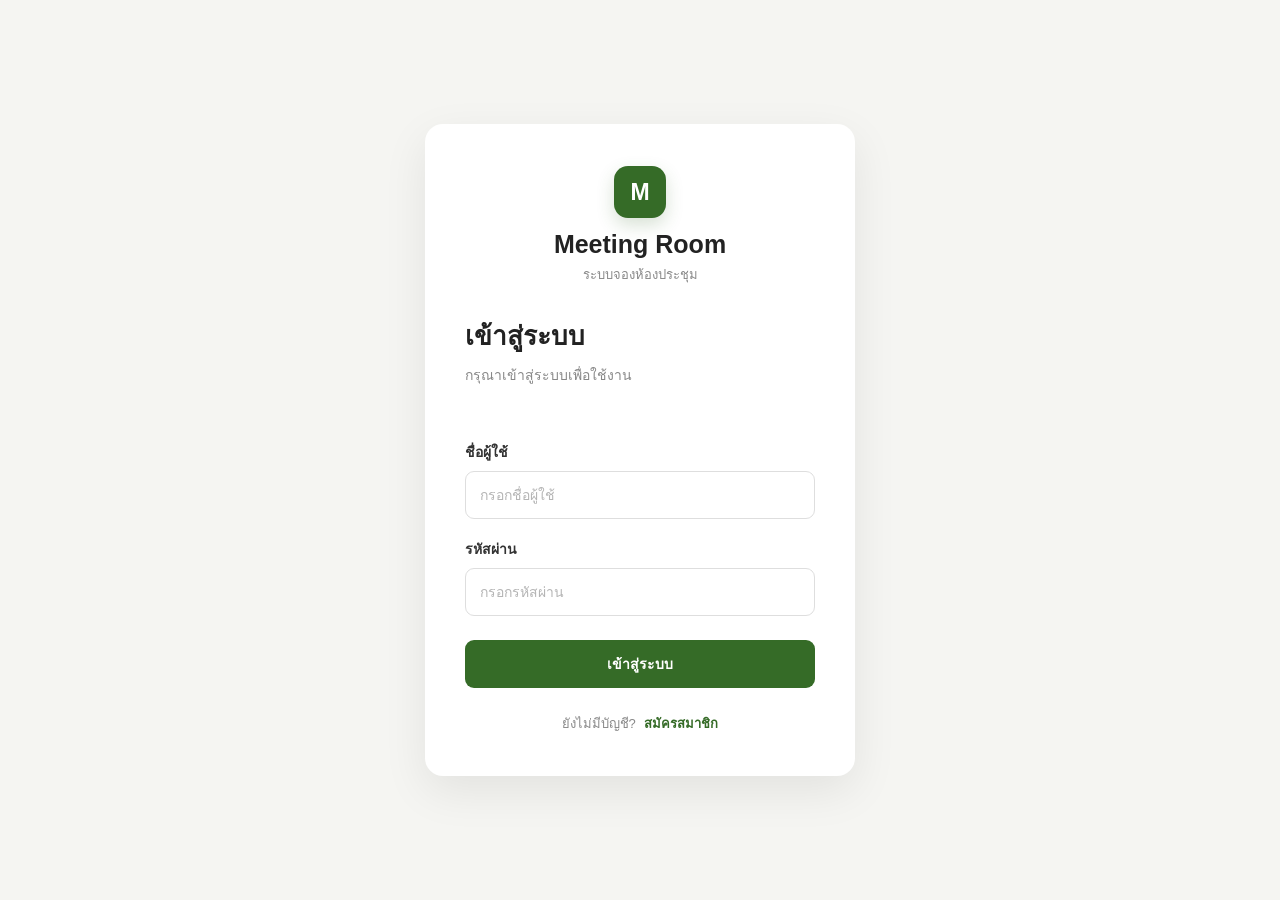
<file: project/public/index.html>
<!DOCTYPE html>
<html lang="th">

<head>

    <meta charset="UTF-8">

    <meta
        name="viewport"
        content="width=device-width, initial-scale=1.0"
    >

    <title>Dashboard | Meeting Room</title>

    <link
        rel="stylesheet"
        href="style.css"
    >

</head>


<body>


<!-- ========================================
     SIDEBAR
======================================== -->

<aside class="sidebar">

    <div class="sidebar-logo">

        <div class="sidebar-logo-icon">
            M
        </div>

        <div>
            <h2>Meeting Room</h2>
            <span>Booking System</span>
        </div>

    </div>


    <nav class="sidebar-menu">

        <a
            href="index.html"
            class="sidebar-item active"
        >
            🏠
            <span>Dashboard</span>
        </a>


        <a
            href="room.html"
            class="sidebar-item"
        >
            📅
            <span>การจองห้อง</span>
        </a>


        <a
            href="meet.html"
            class="sidebar-item"
        >
            🏢
            <span>ห้องประชุม</span>
        </a>


        <a
            href="status.html"
            class="sidebar-item"
        >
            📊
            <span>สถิติ</span>
        </a>


        <a
            href="admin.html"
            id="adminMenu"
            class="sidebar-item"
        >
            ⚙️
            <span>Admin</span>
        </a>


    </nav>


    <div class="sidebar-bottom">

        <a
            href="profile.html"
            class="sidebar-profile"
        >

            <div
                id="sidebarAvatar"
                class="sidebar-avatar"
            >
                U
            </div>


            <div class="sidebar-user-info">

                <strong id="sidebarUsername">
                    User
                </strong>

                <span data-user-role>
                    User
                </span>

            </div>

        </a>


        <button
            id="sidebarLogout"
            class="sidebar-logout"
        >
            🚪 ออกจากระบบ
        </button>

    </div>

</aside>



<!-- ========================================
     MAIN
======================================== -->

<main class="content">


    <header class="page-header">

        <div>

            <h1>
                Dashboard
            </h1>

            <p>
                ภาพรวมการจองห้องประชุมของคุณ
            </p>

        </div>


        <a
            href="profile.html"
            class="header-user"
        >

            <div>

                <strong id="username">
                    User
                </strong>

                <span data-user-role>
                    User
                </span>

            </div>


            <div class="header-avatar">
                U
            </div>

        </a>

    </header>



    <!-- ========================================
         STATS
    ======================================== -->

    <section class="stats">


        <div class="stat-card">

            <div class="stat-icon">
                📅
            </div>

            <div>

                <p>
                    การจองทั้งหมด
                </p>

                <h2 id="totalBooking">
                    0
                </h2>

            </div>

        </div>


        <div class="stat-card">

            <div class="stat-icon">
                🏢
            </div>

            <div>

                <p>
                    ห้องที่ถูกจอง
                </p>

                <h2 id="roomCount">
                    0
                </h2>

            </div>

        </div>


        <div class="stat-card">

            <div class="stat-icon">
                🎥
            </div>

            <div>

                <p>
                    อุปกรณ์ที่ใช้งาน
                </p>

                <h2 id="equipmentCount">
                    0
                </h2>

            </div>

        </div>


    </section>



    <!-- ========================================
         BOOKING
    ======================================== -->

    <section class="card">


        <div class="card-title">

            <div>

                <h2>
                    จองห้องประชุม
                </h2>

                <p>
                    สร้างรายการจองใหม่
                </p>

            </div>

        </div>


        <div
            id="message"
            class="message"
        ></div>


        <form id="bookingForm">


            <div class="form-group">

                <label for="name">
                    ชื่อผู้จอง
                </label>

                <input
                    type="text"
                    id="name"
                    placeholder="กรอกชื่อผู้จอง"
                >

            </div>


            <div class="form-group">

                <label for="room">
                    ห้องประชุม
                </label>

                <select id="room">

                    <option value="">
                        เลือกห้องประชุม
                    </option>

                    <option value="Meeting Room A">
                        Meeting Room A
                    </option>

                    <option value="Meeting Room B">
                        Meeting Room B
                    </option>

                    <option value="Meeting Room C">
                        Meeting Room C
                    </option>

                </select>

            </div>


            <div class="form-row">


                <div class="form-group">

                    <label for="date">
                        วันที่
                    </label>

                    <input
                        type="date"
                        id="date"
                    >

                </div>


                <div class="form-group">

                    <label for="time">
                        เวลา
                    </label>

                    <input
                        type="time"
                        id="time"
                    >

                </div>


            </div>


            <div class="form-group">

                <label for="equipment">
                    อุปกรณ์เสริม
                </label>

                <select id="equipment">

                    <option value="ไม่มี">
                        ไม่มี
                    </option>

                    <option value="Projector">
                        Projector
                    </option>

                    <option value="Microphone">
                        Microphone
                    </option>

                    <option value="Projector + Microphone">
                        Projector + Microphone
                    </option>

                    <option value="TV Display">
                        TV Display
                    </option>

                </select>

            </div>


            <button
                type="submit"
                class="btn"
            >
                + จองห้องประชุม
            </button>


        </form>

    </section>



    <!-- ========================================
         MY BOOKINGS
    ======================================== -->

    <section class="card">


        <div class="card-title">

            <div>

                <h2>
                    รายการจองของฉัน
                </h2>

                <p>
                    รายการจองที่อยู่ภายใต้บัญชีนี้
                </p>

            </div>

        </div>


        <div class="table-wrapper">

            <table>

                <thead>

                    <tr>

                        <th>
                            ผู้จอง
                        </th>

                        <th>
                            ห้อง
                        </th>

                        <th>
                            วันที่
                        </th>

                        <th>
                            เวลา
                        </th>

                        <th>
                            อุปกรณ์
                        </th>

                        <th>
                            จัดการ
                        </th>

                    </tr>

                </thead>


                <tbody id="bookingList">

                    <tr>

                        <td
                            colspan="6"
                            class="empty"
                        >
                            ยังไม่มีรายการจอง
                        </td>

                    </tr>

                </tbody>

            </table>

        </div>


    </section>


</main>


<script src="script.js"></script>

</body>

</html>
</file>
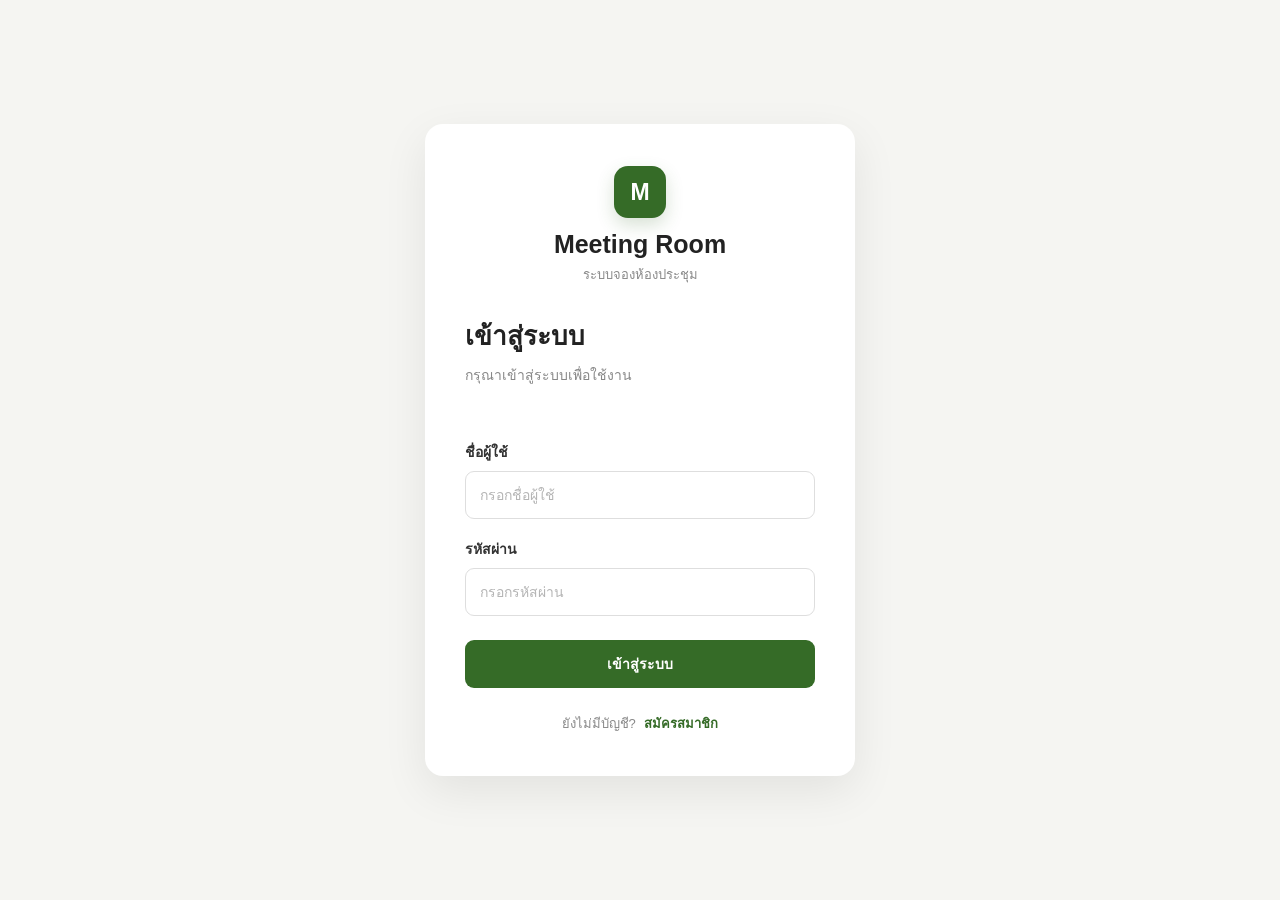
<file: project/public/login.html>
<!DOCTYPE html>
<html lang="th">

<head>
    <meta charset="UTF-8">
    <meta name="viewport" content="width=device-width, initial-scale=1.0">

    <title>เข้าสู่ระบบ | Meeting Room</title>

    <link rel="stylesheet" href="auth.css">
</head>

<body>

    <div class="auth-container">

        <div class="auth-card">

            <div class="logo">
                <div class="logo-icon">M</div>

                <h1>Meeting Room</h1>

                <p>ระบบจองห้องประชุม</p>
            </div>

            <h2>เข้าสู่ระบบ</h2>

            <p class="description">
                กรุณาเข้าสู่ระบบเพื่อใช้งาน
            </p>

            <!-- แสดงข้อความ Login สำเร็จ / ไม่สำเร็จ -->
            <div id="loginMessage" class="message"></div>

            <form id="loginForm">

                <div class="form-group">
                    <label for="loginUsername">
                        ชื่อผู้ใช้
                    </label>

                    <input
                        type="text"
                        id="loginUsername"
                        placeholder="กรอกชื่อผู้ใช้"
                    >
                </div>

                <div class="form-group">
                    <label for="loginPassword">
                        รหัสผ่าน
                    </label>

                    <input
                        type="password"
                        id="loginPassword"
                        placeholder="กรอกรหัสผ่าน"
                    >
                </div>

                <button type="submit" class="btn">
                    เข้าสู่ระบบ
                </button>

            </form>

            <div class="switch">
                ยังไม่มีบัญชี?
                <a href="register.html">สมัครสมาชิก</a>
            </div>

        </div>

    </div>

    <script src="auth.js"></script>

</body>

</html>
</file>
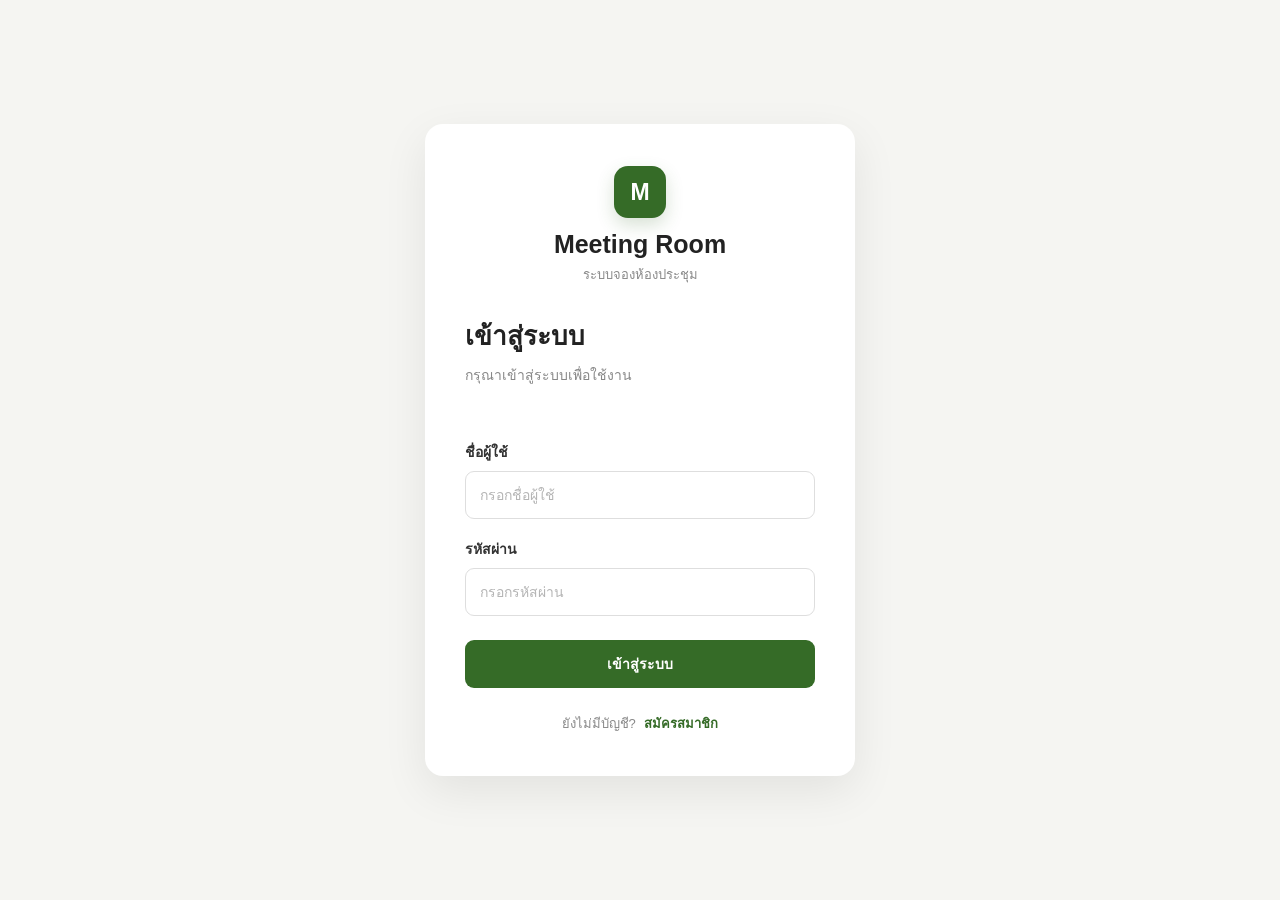
<file: project/public/meet.html>
<!DOCTYPE html>
<html lang="th">

<head>

    <meta charset="UTF-8">

    <meta
        name="viewport"
        content="width=device-width, initial-scale=1.0"
    >

    <title>ห้องประชุม | Meeting Room</title>

    <link
        rel="stylesheet"
        href="style.css"
    >

</head>


<body>


<aside class="sidebar">

    <div class="sidebar-logo">

        <div class="sidebar-logo-icon">
            M
        </div>

        <div>

            <h2>Meeting Room</h2>

            <span>
                Booking System
            </span>

        </div>

    </div>


    <nav class="sidebar-menu">

        <a
            href="index.html"
            class="sidebar-item"
        >
            🏠
            <span>Dashboard</span>
        </a>


        <a
            href="room.html"
            class="sidebar-item"
        >
            📅
            <span>การจองห้อง</span>
        </a>


        <a
            href="meet.html"
            class="sidebar-item active"
        >
            🏢
            <span>ห้องประชุม</span>
        </a>


        <a
            href="status.html"
            class="sidebar-item"
        >
            📊
            <span>สถิติ</span>
        </a>


        <a
            href="admin.html"
            id="adminMenu"
            class="sidebar-item"
        >
            ⚙️
            <span>Admin</span>
        </a>

    </nav>


    <div class="sidebar-bottom">

        <a
            href="profile.html"
            class="sidebar-profile"
        >

            <div
                id="sidebarAvatar"
                class="sidebar-avatar"
            >
                U
            </div>

            <div class="sidebar-user-info">

                <strong id="sidebarUsername">
                    User
                </strong>

                <span data-user-role>
                    User
                </span>

            </div>

        </a>


        <button
            id="sidebarLogout"
            class="sidebar-logout"
        >
            🚪 ออกจากระบบ
        </button>

    </div>

</aside>



<main class="content">


    <header class="page-header">

        <div>

            <h1>
                ห้องประชุม
            </h1>

            <p>
                ตรวจสอบสถานะห้องประชุม
            </p>

        </div>

    </header>



    <section class="room-grid">


        <!-- ROOM A -->

        <div class="room-card">

            <div class="room-icon">
                🏢
            </div>

            <div class="room-card-header">

                <div>

                    <h2>
                        Meeting Room A
                    </h2>

                    <p>
                        ห้องประชุม A
                    </p>

                </div>


                <span
                    id="statusA"
                    class="status-badge"
                >
                    ว่าง
                </span>

            </div>


            <div
                id="bookingA"
                class="room-booking"
            >
                กำลังโหลด...
            </div>

        </div>



        <!-- ROOM B -->

        <div class="room-card">

            <div class="room-icon">
                🏢
            </div>

            <div class="room-card-header">

                <div>

                    <h2>
                        Meeting Room B
                    </h2>

                    <p>
                        ห้องประชุม B
                    </p>

                </div>


                <span
                    id="statusB"
                    class="status-badge"
                >
                    ว่าง
                </span>

            </div>


            <div
                id="bookingB"
                class="room-booking"
            >
                กำลังโหลด...
            </div>

        </div>



        <!-- ROOM C -->

        <div class="room-card">

            <div class="room-icon">
                🏢
            </div>

            <div class="room-card-header">

                <div>

                    <h2>
                        Meeting Room C
                    </h2>

                    <p>
                        ห้องประชุม C
                    </p>

                </div>


                <span
                    id="statusC"
                    class="status-badge"
                >
                    ว่าง
                </span>

            </div>


            <div
                id="bookingC"
                class="room-booking"
            >
                กำลังโหลด...
            </div>

        </div>


    </section>



    <section class="card">


        <div class="card-title">

            <h2>
                รายการจองวันนี้
            </h2>

            <p>
                ตรวจสอบการใช้งานห้องประชุมในวันนี้
            </p>

        </div>


        <div
            id="todayBookingList"
            class="today-booking-list"
        >

            กำลังโหลด...

        </div>


    </section>


</main>


<script src="script.js"></script>


<script>

document.addEventListener(
    "DOMContentLoaded",
    function () {

        updateMeetingRooms();

        updateTodayBookingList();

    }
);


// ========================================
// MEETING ROOM STATUS
// ========================================

function updateMeetingRooms() {

    const bookings =
        getBookings();


    const rooms = [
        {
            name: "Meeting Room A",
            status: "statusA",
            booking: "bookingA"
        },
        {
            name: "Meeting Room B",
            status: "statusB",
            booking: "bookingB"
        },
        {
            name: "Meeting Room C",
            status: "statusC",
            booking: "bookingC"
        }
    ];


    const today =
        new Date()
            .toISOString()
            .split("T")[0];


    rooms.forEach(function (room) {

        const booking =
            bookings.find(
                function (item) {

                    return (
                        item.room === room.name &&
                        item.date === today
                    );

                }
            );


        const statusElement =
            document.getElementById(
                room.status
            );


        const bookingElement =
            document.getElementById(
                room.booking
            );


        if (!statusElement ||
            !bookingElement) {

            return;

        }


        if (booking) {

            statusElement.textContent =
                "ถูกจอง";

            statusElement.classList.add(
                "booked"
            );


            bookingElement.innerHTML = `
                <div class="booking-info">

                    <strong>
                        ${escapeHTML(
                            booking.name
                        )}
                    </strong>

                    <span>
                        🕐 ${escapeHTML(
                            booking.time
                        )}
                    </span>

                    <span>
                        🎥 ${escapeHTML(
                            booking.equipment
                        )}
                    </span>

                </div>
            `;

        } else {

            statusElement.textContent =
                "ว่าง";

            statusElement.classList.remove(
                "booked"
            );


            bookingElement.innerHTML = `
                <div class="no-booking">
                    ✓ ห้องว่างวันนี้
                </div>
            `;

        }

    });

}


// ========================================
// TODAY BOOKINGS
// ========================================

function updateTodayBookingList() {

    const element =
        document.getElementById(
            "todayBookingList"
        );


    if (!element) {
        return;
    }


    const today =
        new Date()
            .toISOString()
            .split("T")[0];


    const bookings =
        getBookings()
            .filter(
                function (booking) {

                    return (
                        booking.date ===
                        today
                    );

                }
            )
            .sort(
                function (a, b) {

                    return a.time
                        .localeCompare(
                            b.time
                        );

                }
            );


    if (!bookings.length) {

        element.innerHTML = `
            <div class="no-booking">
                วันนี้ยังไม่มีการจอง
            </div>
        `;

        return;

    }


    element.innerHTML =
        bookings.map(
            function (booking) {

                return `
                    <div class="today-booking">

                        <strong>
                            ${escapeHTML(
                                booking.room
                            )}
                        </strong>

                        <span>
                            ${escapeHTML(
                                booking.time
                            )}
                        </span>

                        <span>
                            ${escapeHTML(
                                booking.name
                            )}
                        </span>

                    </div>
                `;

            }
        ).join("");

}


// ========================================
// ESCAPE
// ========================================

function escapeHTML(value) {

    return String(value ?? "")
        .replace(/&/g, "&amp;")
        .replace(/</g, "&lt;")
        .replace(/>/g, "&gt;")
        .replace(/"/g, "&quot;")
        .replace(/'/g, "&#039;");

}

</script>


</body>

</html>
</file>
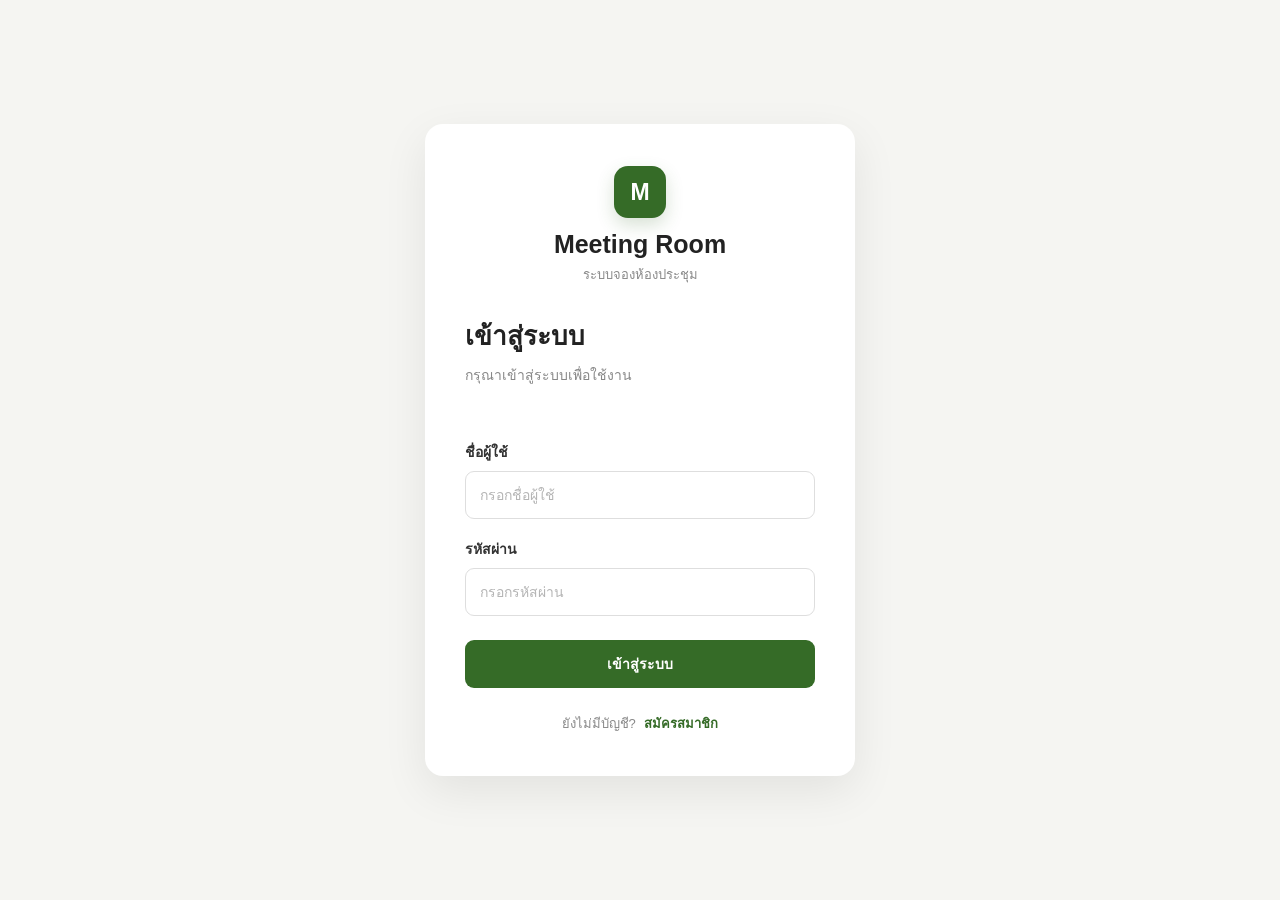
<file: project/public/profile.html>
<!DOCTYPE html>
<html lang="th">

<head>

    <meta charset="UTF-8">

    <meta
        name="viewport"
        content="width=device-width, initial-scale=1.0"
    >

    <title>โปรไฟล์ | Meeting Room</title>

    <link
        rel="stylesheet"
        href="profile.css"
    >

</head>


<body>


    <div class="profile-page">


        <!-- Header -->

        <header class="profile-header">

            <div>

                <h1>โปรไฟล์</h1>

                <p>
                    ข้อมูลบัญชีผู้ใช้งาน
                </p>

            </div>


            <a
                href="index.html"
                class="back-btn"
            >
                ← กลับหน้าหลัก
            </a>

        </header>



        <!-- Profile Card -->

        <main class="profile-container">


            <section class="profile-card">


                <!-- Avatar -->

                <div
                    id="profileAvatar"
                    class="profile-avatar"
                >
                    U
                </div>


                <!-- Username -->

                <h2 id="profileUsername">
                    User
                </h2>


                <!-- Role -->

                <span
                    id="profileRole"
                    class="role-badge"
                >
                    User
                </span>


                <!-- Information -->

                <div class="profile-info">


                    <div class="info-row">

                        <span>
                            ชื่อผู้ใช้
                        </span>

                        <strong
                            id="infoUsername"
                        >
                            -
                        </strong>

                    </div>


                    <div class="info-row">

                        <span>
                            สิทธิ์
                        </span>

                        <strong
                            id="infoRole"
                        >
                            -
                        </strong>

                    </div>


                    <div class="info-row">

                        <span>
                            จำนวนการจอง
                        </span>

                        <strong
                            id="infoBookingCount"
                        >
                            0
                        </strong>

                    </div>


                </div>


                <!-- Actions -->

                <div class="profile-actions">


                    <a
                        href="index.html"
                        class="action-btn"
                    >
                        ไปหน้าการจอง
                    </a>


                    <a
                        id="adminProfileButton"
                        href="admin.html"
                        class="action-btn admin-btn"
                    >
                        Admin Dashboard
                    </a>


                    <button
                        id="profileLogout"
                        class="action-btn logout-btn"
                    >
                        ออกจากระบบ
                    </button>


                </div>


            </section>


        </main>


    </div>


    <script src="profile.js"></script>

</body>

</html>
</file>
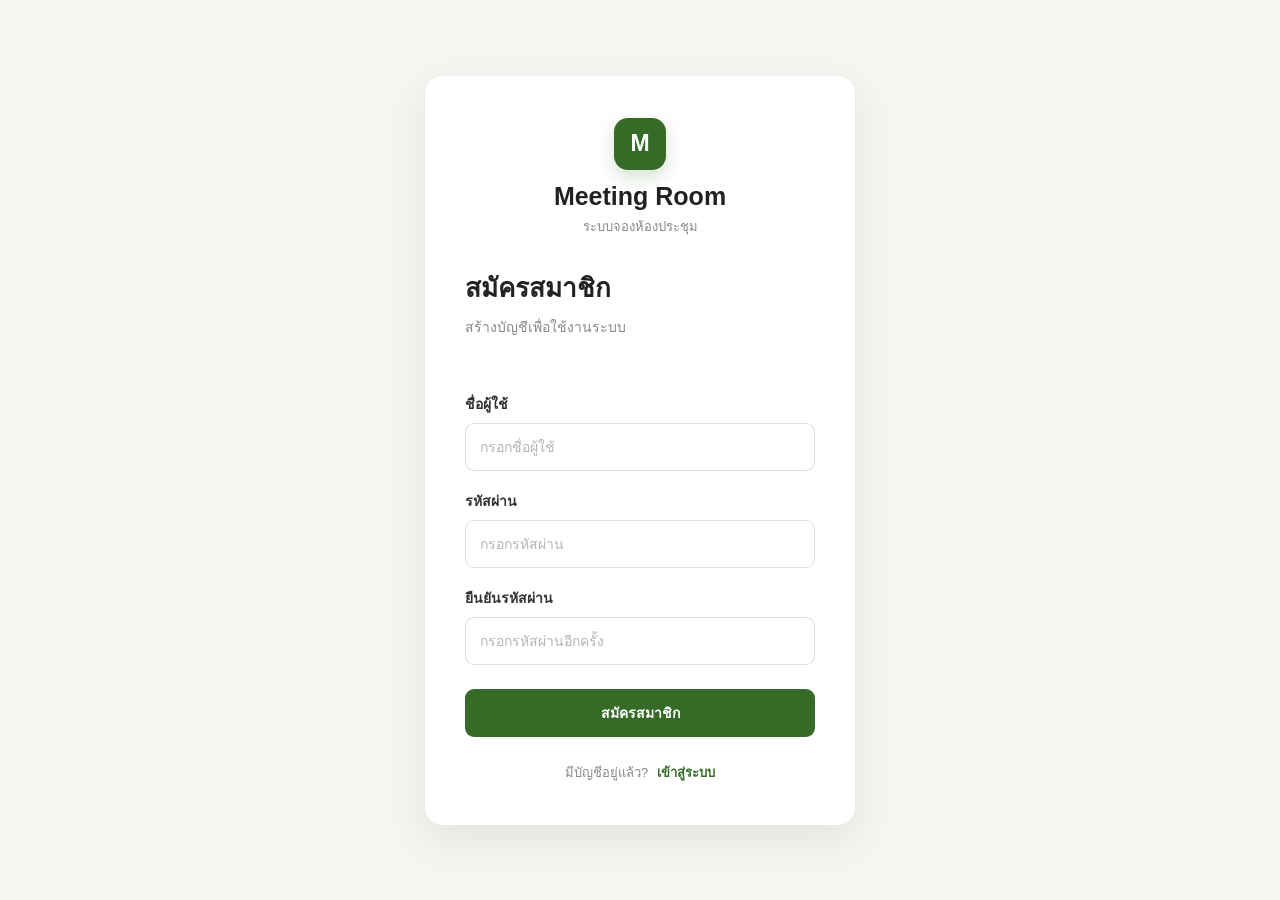
<file: project/public/register.html>
<!DOCTYPE html>
<html lang="th">

<head>

    <meta charset="UTF-8">

    <meta
        name="viewport"
        content="width=device-width, initial-scale=1.0">

    <title>สมัครสมาชิก | Meeting Room</title>

    <link rel="stylesheet" href="auth.css">

</head>

<body>

    <div class="auth-container">

        <div class="auth-card">

            <div class="logo">

                <div class="logo-icon">
                    M
                </div>

                <h1>Meeting Room</h1>

                <p>
                    ระบบจองห้องประชุม
                </p>

            </div>


            <h2>สมัครสมาชิก</h2>

            <p class="description">
                สร้างบัญชีเพื่อใช้งานระบบ
            </p>


            <div
                id="registerMessage"
                class="message">
            </div>


            <form id="registerForm">


                <!-- Username -->

                <div class="form-group">

                    <label for="registerUsername">
                        ชื่อผู้ใช้
                    </label>

                    <input
                        type="text"
                        id="registerUsername"
                        placeholder="กรอกชื่อผู้ใช้">

                </div>


                <!-- Password -->

                <div class="form-group">

                    <label for="registerPassword">
                        รหัสผ่าน
                    </label>

                    <input
                        type="password"
                        id="registerPassword"
                        placeholder="กรอกรหัสผ่าน">

                </div>


                <!-- Confirm Password -->

                <div class="form-group">

                    <label for="confirmPassword">
                        ยืนยันรหัสผ่าน
                    </label>

                    <input
                        type="password"
                        id="confirmPassword"
                        placeholder="กรอกรหัสผ่านอีกครั้ง">

                </div>


                <button
                    type="submit"
                    class="btn">

                    สมัครสมาชิก

                </button>

            </form>


            <div class="switch">

                มีบัญชีอยู่แล้ว?

                <a href="login.html">
                    เข้าสู่ระบบ
                </a>

            </div>

        </div>

    </div>


    <script src="auth.js"></script>

</body>

</html>
</file>
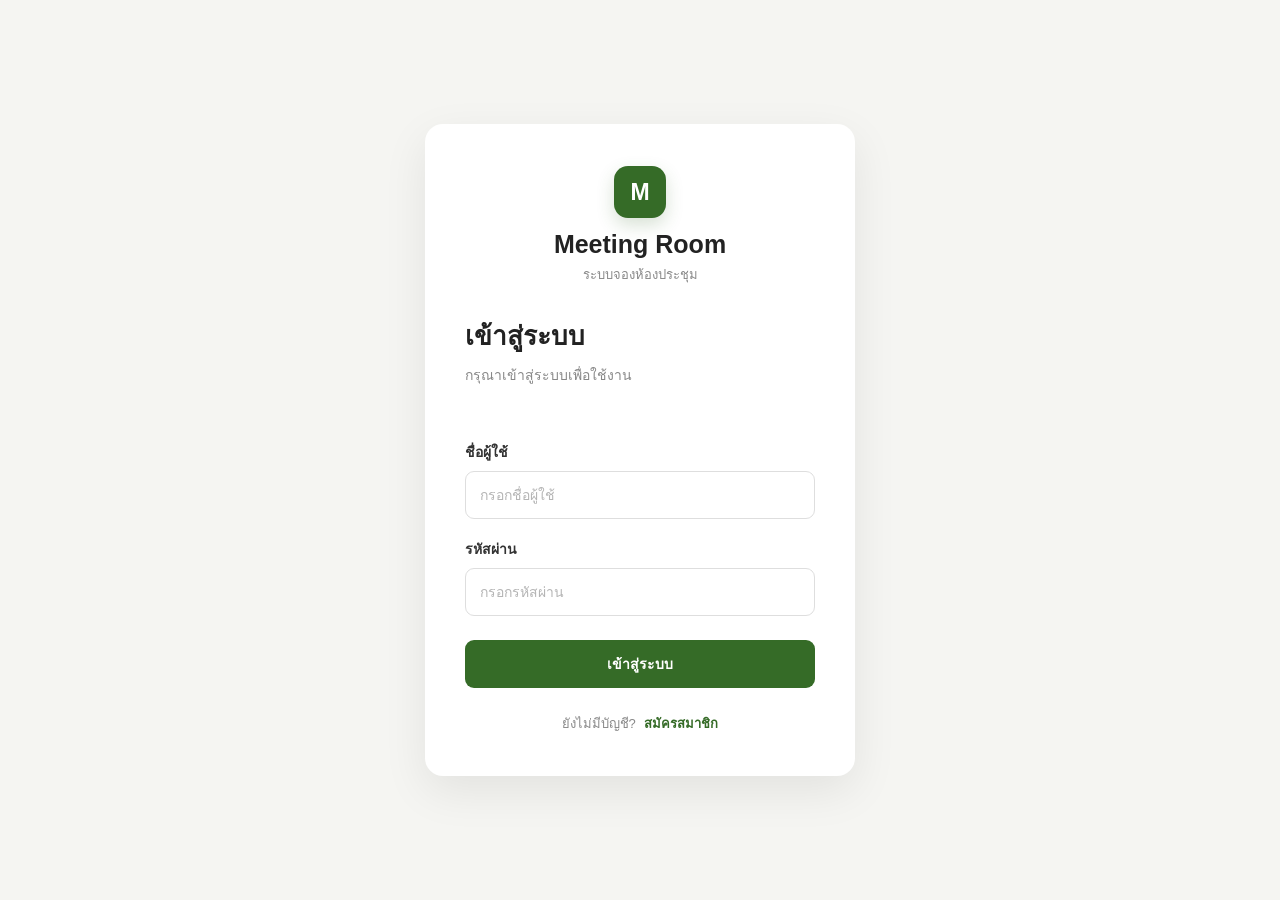
<file: project/public/room.html>
<!DOCTYPE html>
<html lang="th">

<head>

    <meta charset="UTF-8">

    <meta
        name="viewport"
        content="width=device-width, initial-scale=1.0"
    >

    <title>การจองห้อง | Meeting Room</title>

    <link
        rel="stylesheet"
        href="style.css"
    >

</head>


<body>


<!-- SIDEBAR -->

<aside class="sidebar">

    <div class="sidebar-logo">

        <div class="sidebar-logo-icon">
            M
        </div>

        <div>

            <h2>Meeting Room</h2>

            <span>
                Booking System
            </span>

        </div>

    </div>


    <nav class="sidebar-menu">

        <a
            href="index.html"
            class="sidebar-item"
        >
            🏠
            <span>Dashboard</span>
        </a>


        <a
            href="room.html"
            class="sidebar-item active"
        >
            📅
            <span>การจองห้อง</span>
        </a>


        <a
            href="meet.html"
            class="sidebar-item"
        >
            🏢
            <span>ห้องประชุม</span>
        </a>


        <a
            href="status.html"
            class="sidebar-item"
        >
            📊
            <span>สถิติ</span>
        </a>


        <a
            href="admin.html"
            id="adminMenu"
            class="sidebar-item"
        >
            ⚙️
            <span>Admin</span>
        </a>

    </nav>


    <div class="sidebar-bottom">

        <a
            href="profile.html"
            class="sidebar-profile"
        >

            <div
                id="sidebarAvatar"
                class="sidebar-avatar"
            >
                U
            </div>

            <div class="sidebar-user-info">

                <strong id="sidebarUsername">
                    User
                </strong>

                <span data-user-role>
                    User
                </span>

            </div>

        </a>


        <button
            id="sidebarLogout"
            class="sidebar-logout"
        >
            🚪 ออกจากระบบ
        </button>

    </div>

</aside>



<!-- CONTENT -->

<main class="content">


    <header class="page-header">

        <div>

            <h1>
                การจองห้อง
            </h1>

            <p>
                รายการจองห้องประชุมของคุณ
            </p>

        </div>

    </header>



    <section class="card">


        <div class="card-title">

            <div>

                <h2>
                    รายการจอง
                </h2>

                <p>
                    ข้อมูลการจองของบัญชีที่เข้าสู่ระบบ
                </p>

            </div>

        </div>


        <div class="table-wrapper">

            <table>

                <thead>

                    <tr>

                        <th>
                            ผู้จอง
                        </th>

                        <th>
                            ห้อง
                        </th>

                        <th>
                            วันที่
                        </th>

                        <th>
                            เวลา
                        </th>

                        <th>
                            อุปกรณ์
                        </th>

                        <th>
                            จัดการ
                        </th>

                    </tr>

                </thead>


                <tbody id="bookingList">

                    <tr>

                        <td
                            colspan="6"
                            class="empty"
                        >
                            ยังไม่มีรายการจอง
                        </td>

                    </tr>

                </tbody>

            </table>

        </div>


    </section>


</main>


<script src="script.js"></script>

</body>

</html>
</file>
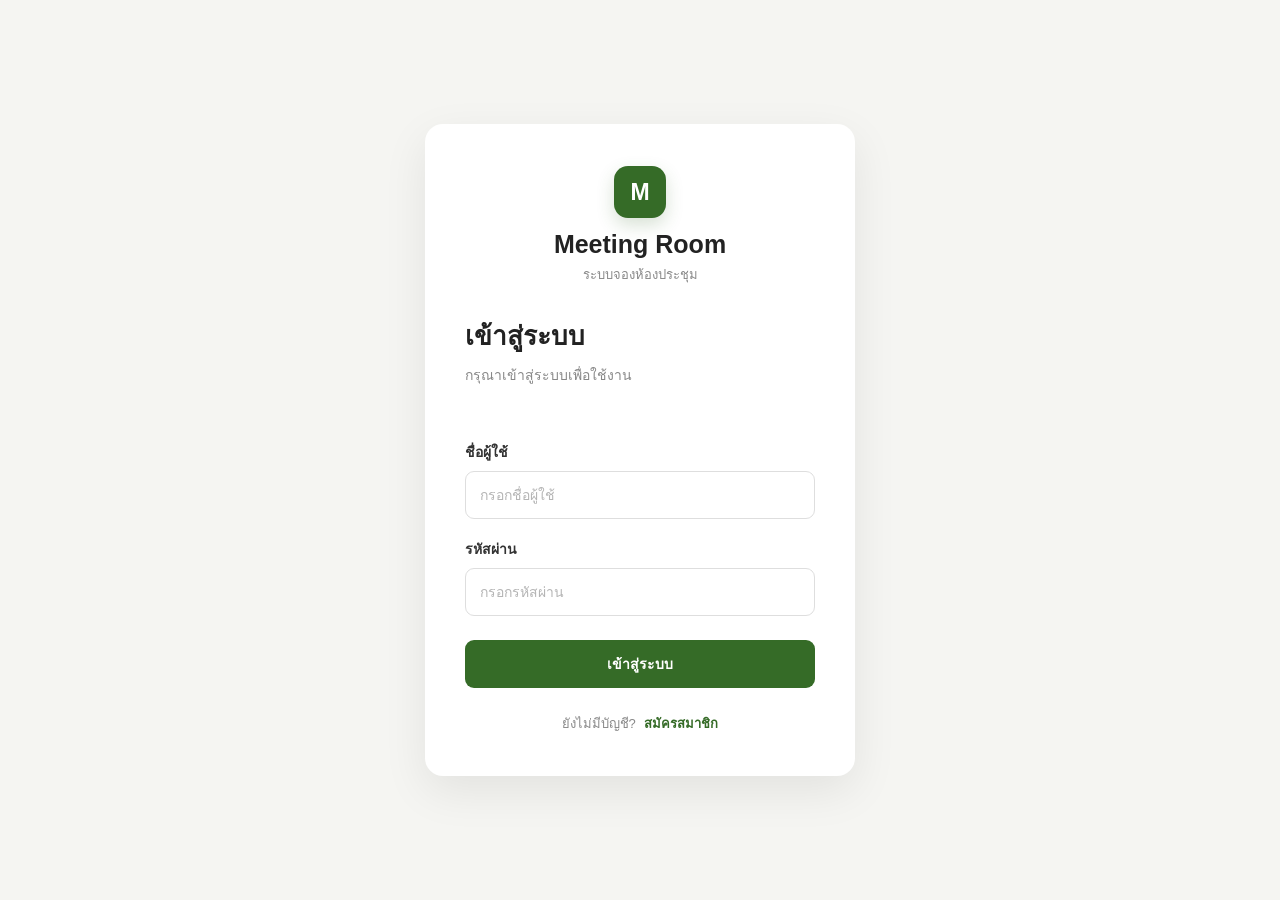
<file: project/public/status.html>
<!DOCTYPE html>
<html lang="th">

<head>

    <meta charset="UTF-8">

    <meta
        name="viewport"
        content="width=device-width, initial-scale=1.0"
    >

    <title>สถิติ | Meeting Room</title>

    <link
        rel="stylesheet"
        href="style.css"
    >

</head>


<body>


<aside class="sidebar">

    <div class="sidebar-logo">

        <div class="sidebar-logo-icon">
            M
        </div>

        <div>

            <h2>Meeting Room</h2>

            <span>
                Booking System
            </span>

        </div>

    </div>


    <nav class="sidebar-menu">

        <a
            href="index.html"
            class="sidebar-item"
        >
            🏠
            <span>Dashboard</span>
        </a>


        <a
            href="room.html"
            class="sidebar-item"
        >
            📅
            <span>การจองห้อง</span>
        </a>


        <a
            href="meet.html"
            class="sidebar-item"
        >
            🏢
            <span>ห้องประชุม</span>
        </a>


        <a
            href="status.html"
            class="sidebar-item active"
        >
            📊
            <span>สถิติ</span>
        </a>


        <a
            href="admin.html"
            id="adminMenu"
            class="sidebar-item"
        >
            ⚙️
            <span>Admin</span>
        </a>

    </nav>


    <div class="sidebar-bottom">

        <a
            href="profile.html"
            class="sidebar-profile"
        >

            <div
                id="sidebarAvatar"
                class="sidebar-avatar"
            >
                U
            </div>

            <div class="sidebar-user-info">

                <strong id="sidebarUsername">
                    User
                </strong>

                <span data-user-role>
                    User
                </span>

            </div>

        </a>


        <button
            id="sidebarLogout"
            class="sidebar-logout"
        >
            🚪 ออกจากระบบ
        </button>

    </div>

</aside>



<main class="content">


    <header class="page-header">

        <div>

            <h1>
                สถิติ
            </h1>

            <p>
                สรุปข้อมูลการจองของคุณ
            </p>

        </div>

    </header>



    <section class="stats">


        <div class="stat-card">

            <div class="stat-icon">
                📅
            </div>

            <div>

                <p>
                    การจองทั้งหมด
                </p>

                <h2 id="totalBooking">
                    0
                </h2>

            </div>

        </div>


        <div class="stat-card">

            <div class="stat-icon">
                🏢
            </div>

            <div>

                <p>
                    ห้องที่ใช้งาน
                </p>

                <h2 id="roomCount">
                    0
                </h2>

            </div>

        </div>


        <div class="stat-card">

            <div class="stat-icon">
                🎥
            </div>

            <div>

                <p>
                    อุปกรณ์
                </p>

                <h2 id="equipmentCount">
                    0
                </h2>

            </div>

        </div>


    </section>



    <section class="card">


        <div class="card-title">

            <h2>
                สรุปการใช้งาน
            </h2>

            <p>
                ข้อมูลจะอ้างอิงจากรายการจองของบัญชีที่เข้าสู่ระบบ
            </p>

        </div>


        <div class="status-summary">


            <div class="summary-row">

                <span>
                    👤 ผู้ใช้งาน
                </span>

                <strong id="statusUsername">
                    -
                </strong>

            </div>


            <div class="summary-row">

                <span>
                    📅 จำนวนการจอง
                </span>

                <strong id="statusBookings">
                    0
                </strong>

            </div>


            <div class="summary-row">

                <span>
                    🏢 จำนวนห้อง
                </span>

                <strong id="statusRooms">
                    0
                </strong>

            </div>


            <div class="summary-row">

                <span>
                    🎥 การใช้อุปกรณ์
                </span>

                <strong id="statusEquipment">
                    0
                </strong>

            </div>


        </div>


    </section>


</main>


<script src="script.js"></script>


<script>

document.addEventListener(
    "DOMContentLoaded",
    function () {

        const username =
            sessionStorage.getItem(
                "currentUser"
            );


        const bookings =
            getMyBookings();


        const rooms =
            new Set(
                bookings.map(
                    function (booking) {
                        return booking.room;
                    }
                )
            );


        const equipment =
            bookings.filter(
                function (booking) {

                    return (
                        booking.equipment &&
                        booking.equipment !==
                            "ไม่มี"
                    );

                }
            );


        document.getElementById(
            "statusUsername"
        ).textContent =
            username || "-";


        document.getElementById(
            "statusBookings"
        ).textContent =
            bookings.length;


        document.getElementById(
            "statusRooms"
        ).textContent =
            rooms.size;


        document.getElementById(
            "statusEquipment"
        ).textContent =
            equipment.length;

    }
);

</script>


</body>

</html>
</file>
<file: project/public/style.css>
/* ========================================
   RESET
======================================== */

* {

    margin: 0;

    padding: 0;

    box-sizing: border-box;

}


body {

    font-family:
        Arial,
        Helvetica,
        sans-serif;

    background: #f5f7f6;

    color: #243b30;

}


/* ========================================
   SIDEBAR
======================================== */

.sidebar {

    position: fixed;

    left: 0;

    top: 0;

    width: 250px;

    height: 100vh;

    background: #203f31;

    color: white;

    display: flex;

    flex-direction: column;

    z-index: 100;

}


/* LOGO */

.sidebar-logo {

    height: 85px;

    padding: 20px;

    display: flex;

    align-items: center;

    gap: 12px;

    border-bottom:
        1px solid
        rgba(255,255,255,.08);

}


.sidebar-logo-icon {

    width: 42px;

    height: 42px;

    border-radius: 11px;

    background: #47745b;

    display: flex;

    align-items: center;

    justify-content: center;

    font-size: 21px;

    font-weight: bold;

}


.sidebar-logo h2 {

    font-size: 16px;

}


.sidebar-logo span {

    display: block;

    margin-top: 3px;

    font-size: 10px;

    opacity: .55;

}


/* MENU */

.sidebar-menu {

    padding: 18px 12px;

    display: flex;

    flex-direction: column;

    gap: 5px;

}


.sidebar-item {

    text-decoration: none;

    color: rgba(255,255,255,.7);

    padding:
        12px 14px;

    border-radius: 9px;

    display: flex;

    align-items: center;

    gap: 12px;

    font-size: 14px;

    transition: .2s;

}


.sidebar-item:hover {

    background:
        rgba(255,255,255,.08);

    color: white;

}


.sidebar-item.active {

    background: #3d684f;

    color: white;

}


/* BOTTOM */

.sidebar-bottom {

    margin-top: auto;

    padding: 15px;

    border-top:
        1px solid
        rgba(255,255,255,.08);

}


.sidebar-profile {

    display: flex;

    align-items: center;

    gap: 10px;

    color: white;

    text-decoration: none;

    padding: 8px;

    border-radius: 9px;

}


.sidebar-profile:hover {

    background:
        rgba(255,255,255,.06);

}


.sidebar-avatar {

    width: 38px;

    height: 38px;

    border-radius: 50%;

    background: #5c8a70;

    display: flex;

    align-items: center;

    justify-content: center;

    font-weight: bold;

}


.sidebar-user-info {

    min-width: 0;

}


.sidebar-user-info strong {

    display: block;

    font-size: 13px;

    overflow: hidden;

    text-overflow: ellipsis;

}


.sidebar-user-info span {

    display: block;

    font-size: 10px;

    opacity: .6;

    margin-top: 2px;

}


.sidebar-logout {

    width: 100%;

    margin-top: 8px;

    padding: 10px;

    border: none;

    border-radius: 8px;

    background:
        rgba(255,255,255,.07);

    color:
        rgba(255,255,255,.7);

    cursor: pointer;

}


.sidebar-logout:hover {

    background:
        rgba(220,70,70,.2);

    color: white;

}


/* ========================================
   CONTENT
======================================== */

.content {

    margin-left: 250px;

    min-height: 100vh;

    padding: 30px;

}


/* ========================================
   HEADER
======================================== */

.page-header {

    display: flex;

    justify-content: space-between;

    align-items: center;

    margin-bottom: 28px;

}


.page-header h1 {

    font-size: 28px;

    color: #203f31;

}


.page-header p {

    color: #809087;

    font-size: 13px;

    margin-top: 6px;

}


.header-user {

    display: flex;

    align-items: center;

    gap: 12px;

    color: #243b30;

    text-decoration: none;

}


.header-user div:first-child {

    text-align: right;

}


.header-user strong {

    display: block;

    font-size: 13px;

}


.header-user span {

    display: block;

    color: #829188;

    font-size: 11px;

    margin-top: 3px;

}


.header-avatar {

    width: 42px;

    height: 42px;

    border-radius: 50%;

    background: #47745b;

    color: white;

    display: flex;

    align-items: center;

    justify-content: center;

    font-weight: bold;

}


/* ========================================
   STATS
======================================== */

.stats {

    display: grid;

    grid-template-columns:
        repeat(3, 1fr);

    gap: 18px;

    margin-bottom: 22px;

}


.stat-card {

    background: white;

    border-radius: 14px;

    padding: 20px;

    display: flex;

    align-items: center;

    gap: 15px;

    box-shadow:
        0 5px 20px
        rgba(0,0,0,.04);

}


.stat-icon {

    width: 46px;

    height: 46px;

    border-radius: 11px;

    background: #edf5f0;

    display: flex;

    align-items: center;

    justify-content: center;

    font-size: 21px;

}


.stat-card p {

    font-size: 12px;

    color: #7d8b83;

}


.stat-card h2 {

    font-size: 25px;

    margin-top: 5px;

    color: #294d3b;

}


/* ========================================
   CARD
======================================== */

.card {

    background: white;

    border-radius: 15px;

    padding: 25px;

    margin-bottom: 22px;

    box-shadow:
        0 5px 20px
        rgba(0,0,0,.04);

}


.card-title {

    display: flex;

    align-items: center;

    justify-content: space-between;

    margin-bottom: 22px;

}


.card-title h2 {

    font-size: 18px;

    color: #294d3b;

}


.card-title p {

    font-size: 12px;

    color: #87948d;

    margin-top: 5px;

}


/* ========================================
   FORM
======================================== */

.form-group {

    margin-bottom: 18px;

}


.form-group label {

    display: block;

    font-size: 13px;

    font-weight: bold;

    margin-bottom: 8px;

    color: #3b5046;

}


.form-group input,
.form-group select {

    width: 100%;

    padding: 12px 13px;

    border:
        1px solid #dce5df;

    border-radius: 8px;

    outline: none;

    font-size: 13px;

    background: #fff;

    color: #30463a;

}


.form-group input:focus,
.form-group select:focus {

    border-color: #47745b;

    box-shadow:
        0 0 0 3px
        rgba(71,116,91,.08);

}


.form-row {

    display: grid;

    grid-template-columns:
        1fr 1fr;

    gap: 15px;

}


/* ========================================
   BUTTON
======================================== */

.btn {

    width: 100%;

    border: none;

    border-radius: 8px;

    padding: 13px;

    background: #315f49;

    color: white;

    font-size: 14px;

    cursor: pointer;

    transition: .2s;

}


.btn:hover {

    background: #264d3a;

}


/* ========================================
   MESSAGE
======================================== */

.message {

    min-height: 0;

    margin-bottom: 10px;

    font-size: 13px;

}


.message.success {

    color: #28754b;

}


.message.error {

    color: #c44343;

}


/* ========================================
   TABLE
======================================== */

.table-wrapper {

    width: 100%;

    overflow-x: auto;

}


table {

    width: 100%;

    border-collapse: collapse;

    min-width: 650px;

}


th {

    background: #f4f7f5;

    color: #52665b;

    font-size: 12px;

    text-align: left;

    padding: 13px;

}


td {

    padding: 14px 13px;

    border-bottom:
        1px solid #edf1ee;

    color: #52635a;

    font-size: 12px;

}


tr:hover td {

    background: #fafcfb;

}


.empty {

    text-align: center;

    color: #9aa69f;

    padding: 30px;

}


/* DELETE */

.delete-btn {

    border: none;

    border-radius: 6px;

    padding: 7px 11px;

    background: #fbecec;

    color: #bd4141;

    cursor: pointer;

    font-size: 11px;

}


.delete-btn:hover {

    background: #f5dada;

}


/* ========================================
   ROOMS
======================================== */

.room-grid {

    display: grid;

    grid-template-columns:
        repeat(3, 1fr);

    gap: 18px;

    margin-bottom: 22px;

}


.room-card {

    background: white;

    padding: 22px;

    border-radius: 14px;

    box-shadow:
        0 5px 20px
        rgba(0,0,0,.04);

    transition: .2s;

}


.room-card:hover {

    transform:
        translateY(-3px);

}


.room-icon {

    font-size: 28px;

    margin-bottom: 15px;

}


.room-card-header {

    display: flex;

    justify-content: space-between;

    gap: 10px;

}


.room-card h2 {

    font-size: 15px;

}


.room-card p {

    font-size: 11px;

    color: #89968e;

    margin-top: 4px;

}


.status-badge {

    height: fit-content;

    background: #e8f6ee;

    color: #27804e;

    padding:
        5px 9px;

    border-radius: 20px;

    font-size: 10px;

}


.status-badge.booked {

    background: #fff3d7;

    color: #946c00;

}


.room-booking {

    margin-top: 15px;

    padding-top: 12px;

    border-top:
        1px solid #edf1ef;

}


.booking-info {

    background: #f5faf7;

    border-radius: 9px;

    padding: 11px;

    display: flex;

    flex-direction: column;

    gap: 5px;

    font-size: 11px;

    color: #53675e;

}


.booking-info strong {

    color: #254d3b;

}


.no-booking {

    padding: 10px;

    border-radius: 8px;

    background: #f0faf4;

    color: #298153;

    font-size: 11px;

}


/* TODAY */

.today-booking-list {

    display: flex;

    flex-direction: column;

    gap: 8px;

}


.today-booking {

    padding: 13px;

    background: #f7f9f8;

    border-radius: 9px;

    display: grid;

    grid-template-columns:
        1fr 100px 1fr;

    gap: 15px;

    font-size: 12px;

}


.today-booking span {

    color: #718078;

}


/* ========================================
   STATUS
======================================== */

.status-summary {

    border-top:
        1px solid #edf1ef;

}


.summary-row {

    display: flex;

    justify-content: space-between;

    padding: 15px 5px;

    border-bottom:
        1px solid #edf1ef;

    font-size: 13px;

}


.summary-row span {

    color: #728078;

}


.summary-row strong {

    color: #294d3b;

}


/* ========================================
   RESPONSIVE
======================================== */

@media (max-width: 900px) {

    .sidebar {

        width: 75px;

    }


    .sidebar-logo {

        justify-content: center;

        padding: 15px;

    }


    .sidebar-logo > div:last-child {

        display: none;

    }


    .sidebar-item {

        justify-content: center;

    }


    .sidebar-item span {

        display: none;

    }


    .sidebar-profile {

        justify-content: center;

    }


    .sidebar-user-info {

        display: none;

    }


    .content {

        margin-left: 75px;

    }


    .room-grid {

        grid-template-columns:
            1fr;

    }

}


@media (max-width: 650px) {

    .content {

        padding: 18px;

    }


    .stats {

        grid-template-columns:
            1fr;

    }


    .form-row {

        grid-template-columns:
            1fr;

    }


    .page-header {

        align-items: flex-start;

    }


    .header-user {

        display: none;

    }


    .card {

        padding: 18px;

    }

}
</file>
<file: project/public/auth.css>
/* =================================
   Meeting Room - Login
================================= */

* {
    margin: 0;
    padding: 0;
    box-sizing: border-box;
}

body {
    font-family: Arial, Helvetica, sans-serif;
    background: #f5f5f2;
    color: #222;
    min-height: 100vh;
}

/* =================================
   Main
================================= */

.auth-container {
    min-height: 100vh;

    display: flex;
    align-items: center;
    justify-content: center;

    padding: 40px 20px;

    background: #f5f5f2;
}

/* =================================
   Login Card
================================= */

.auth-card {
    width: 100%;
    max-width: 430px;

    background: #ffffff;

    padding: 42px 40px;

    border-radius: 18px;

    box-shadow:
        0 15px 45px rgba(0, 0, 0, 0.08);
}

/* =================================
   Logo
================================= */

.logo {
    text-align: center;
    margin-bottom: 30px;
}

.logo-icon {
    width: 52px;
    height: 52px;

    margin: 0 auto 12px;

    display: flex;
    align-items: center;
    justify-content: center;

    border-radius: 14px;

    background: #356b27;
    color: white;

    font-size: 23px;
    font-weight: bold;

    box-shadow:
        0 7px 18px rgba(53, 107, 39, 0.2);
}

.logo h1 {
    font-size: 25px;
    font-weight: 700;

    color: #222;

    margin-bottom: 5px;
}

.logo p {
    font-size: 13px;
    color: #888;
}

/* =================================
   Heading
================================= */

.auth-card h2 {
    font-size: 26px;
    font-weight: 700;

    margin-bottom: 8px;

    color: #222;
}

.description {
    font-size: 14px;
    color: #888;

    margin-bottom: 25px;
}

/* =================================
   Message
================================= */

.message {
    min-height: 20px;

    margin-bottom: 10px;

    text-align: center;

    font-size: 13px;
    font-weight: 500;
}

.message.error {
    color: #d93025;
}

.message.success {
    color: #356b27;
}

/* =================================
   Form
================================= */

.form-group {
    margin-bottom: 19px;
}

.form-group label {
    display: block;

    margin-bottom: 8px;

    font-size: 14px;
    font-weight: 600;

    color: #333;
}

.form-group input {
    width: 100%;
    height: 48px;

    padding: 0 14px;

    border: 1px solid #dedede;
    border-radius: 9px;

    background: #ffffff;

    outline: none;

    font-size: 14px;
    color: #222;

    transition: 0.2s ease;
}

.form-group input::placeholder {
    color: #b5b5b5;
}

.form-group input:hover {
    border-color: #c8c8c8;
}

.form-group input:focus {
    border-color: #356b27;

    box-shadow:
        0 0 0 3px rgba(53, 107, 39, 0.08);
}

/* =================================
   Button
================================= */

.btn {
    width: 100%;
    height: 48px;

    margin-top: 5px;

    border: none;
    border-radius: 9px;

    background: #356b27;
    color: #ffffff;

    font-size: 14px;
    font-weight: 600;

    cursor: pointer;

    transition: 0.2s ease;
}

.btn:hover {
    background: #2c591f;

    transform: translateY(-1px);

    box-shadow:
        0 7px 18px rgba(53, 107, 39, 0.2);
}

.btn:active {
    transform: translateY(0);
}

/* =================================
   Switch Login / Register
================================= */

.switch {
    margin-top: 25px;

    text-align: center;

    font-size: 13px;

    color: #888;
}

.switch a {
    margin-left: 5px;

    color: #356b27;

    font-weight: 600;

    text-decoration: none;
}

.switch a:hover {
    text-decoration: underline;
}

/* =================================
   Responsive
================================= */

@media (max-width: 480px) {

    .auth-container {
        padding: 20px 15px;
    }

    .auth-card {
        padding: 32px 25px;

        border-radius: 15px;
    }

    .logo h1 {
        font-size: 23px;
    }

    .auth-card h2 {
        font-size: 23px;
    }
}
</file>
<file: project/public/profile.css>
/* ========================================
   PROFILE
======================================== */

* {
    margin: 0;
    padding: 0;
    box-sizing: border-box;
}


body {

    font-family:
        Arial,
        Helvetica,
        sans-serif;

    background: #f5f7f6;

    color: #1f3329;

}


.profile-page {

    min-height: 100vh;

}


/* ========================================
   HEADER
======================================== */

.profile-header {

    background: #234b39;

    color: white;

    padding:
        25px 7%;

    display: flex;

    align-items: center;

    justify-content: space-between;

}


.profile-header h1 {

    font-size: 28px;

    margin-bottom: 5px;

}


.profile-header p {

    font-size: 13px;

    opacity: .75;

}


.back-btn {

    text-decoration: none;

    color: white;

    border:
        1px solid
        rgba(255,255,255,.3);

    padding:
        10px 16px;

    border-radius: 8px;

    transition: .2s;

}


.back-btn:hover {

    background:
        rgba(255,255,255,.1);

}


/* ========================================
   CONTAINER
======================================== */

.profile-container {

    min-height:
        calc(100vh - 100px);

    display: flex;

    justify-content: center;

    align-items: center;

    padding: 30px;

}


/* ========================================
   CARD
======================================== */

.profile-card {

    width: 100%;

    max-width: 500px;

    background: white;

    border-radius: 18px;

    padding: 40px;

    text-align: center;

    box-shadow:
        0 10px 35px
        rgba(0,0,0,.08);

}


/* ========================================
   AVATAR
======================================== */

.profile-avatar {

    width: 90px;

    height: 90px;

    margin:
        0 auto 18px;

    border-radius: 50%;

    background: #315f49;

    color: white;

    display: flex;

    align-items: center;

    justify-content: center;

    font-size: 36px;

    font-weight: bold;

}


.profile-card h2 {

    font-size: 24px;

    margin-bottom: 12px;

}


/* ========================================
   ROLE
======================================== */

.role-badge {

    display: inline-block;

    padding:
        6px 14px;

    border-radius: 20px;

    background: #e7f4ed;

    color: #28704b;

    font-size: 13px;

    font-weight: bold;

}


.role-badge.admin {

    background: #eaf0ff;

    color: #315ca8;

}


/* ========================================
   INFO
======================================== */

.profile-info {

    margin-top: 30px;

    border-top:
        1px solid #edf0ee;

}


.info-row {

    display: flex;

    justify-content: space-between;

    padding:
        16px 5px;

    border-bottom:
        1px solid #edf0ee;

    font-size: 14px;

}


.info-row span {

    color: #78877f;

}


.info-row strong {

    color: #29483a;

}


/* ========================================
   ACTIONS
======================================== */

.profile-actions {

    margin-top: 28px;

    display: flex;

    flex-direction: column;

    gap: 10px;

}


.action-btn {

    width: 100%;

    padding: 13px;

    border: none;

    border-radius: 9px;

    background: #315f49;

    color: white;

    text-decoration: none;

    font-size: 14px;

    cursor: pointer;

    transition: .2s;

}


.action-btn:hover {

    transform:
        translateY(-1px);

    opacity: .9;

}


.admin-btn {

    background: #405b82;

}


.logout-btn {

    background: #f0eeee;

    color: #a13c3c;

}


/* ========================================
   MOBILE
======================================== */

@media (max-width: 600px) {

    .profile-header {

        padding:
            20px;

    }


    .profile-header h1 {

        font-size: 22px;

    }


    .profile-container {

        padding: 20px;

    }


    .profile-card {

        padding: 30px 20px;

    }

}
</file>
